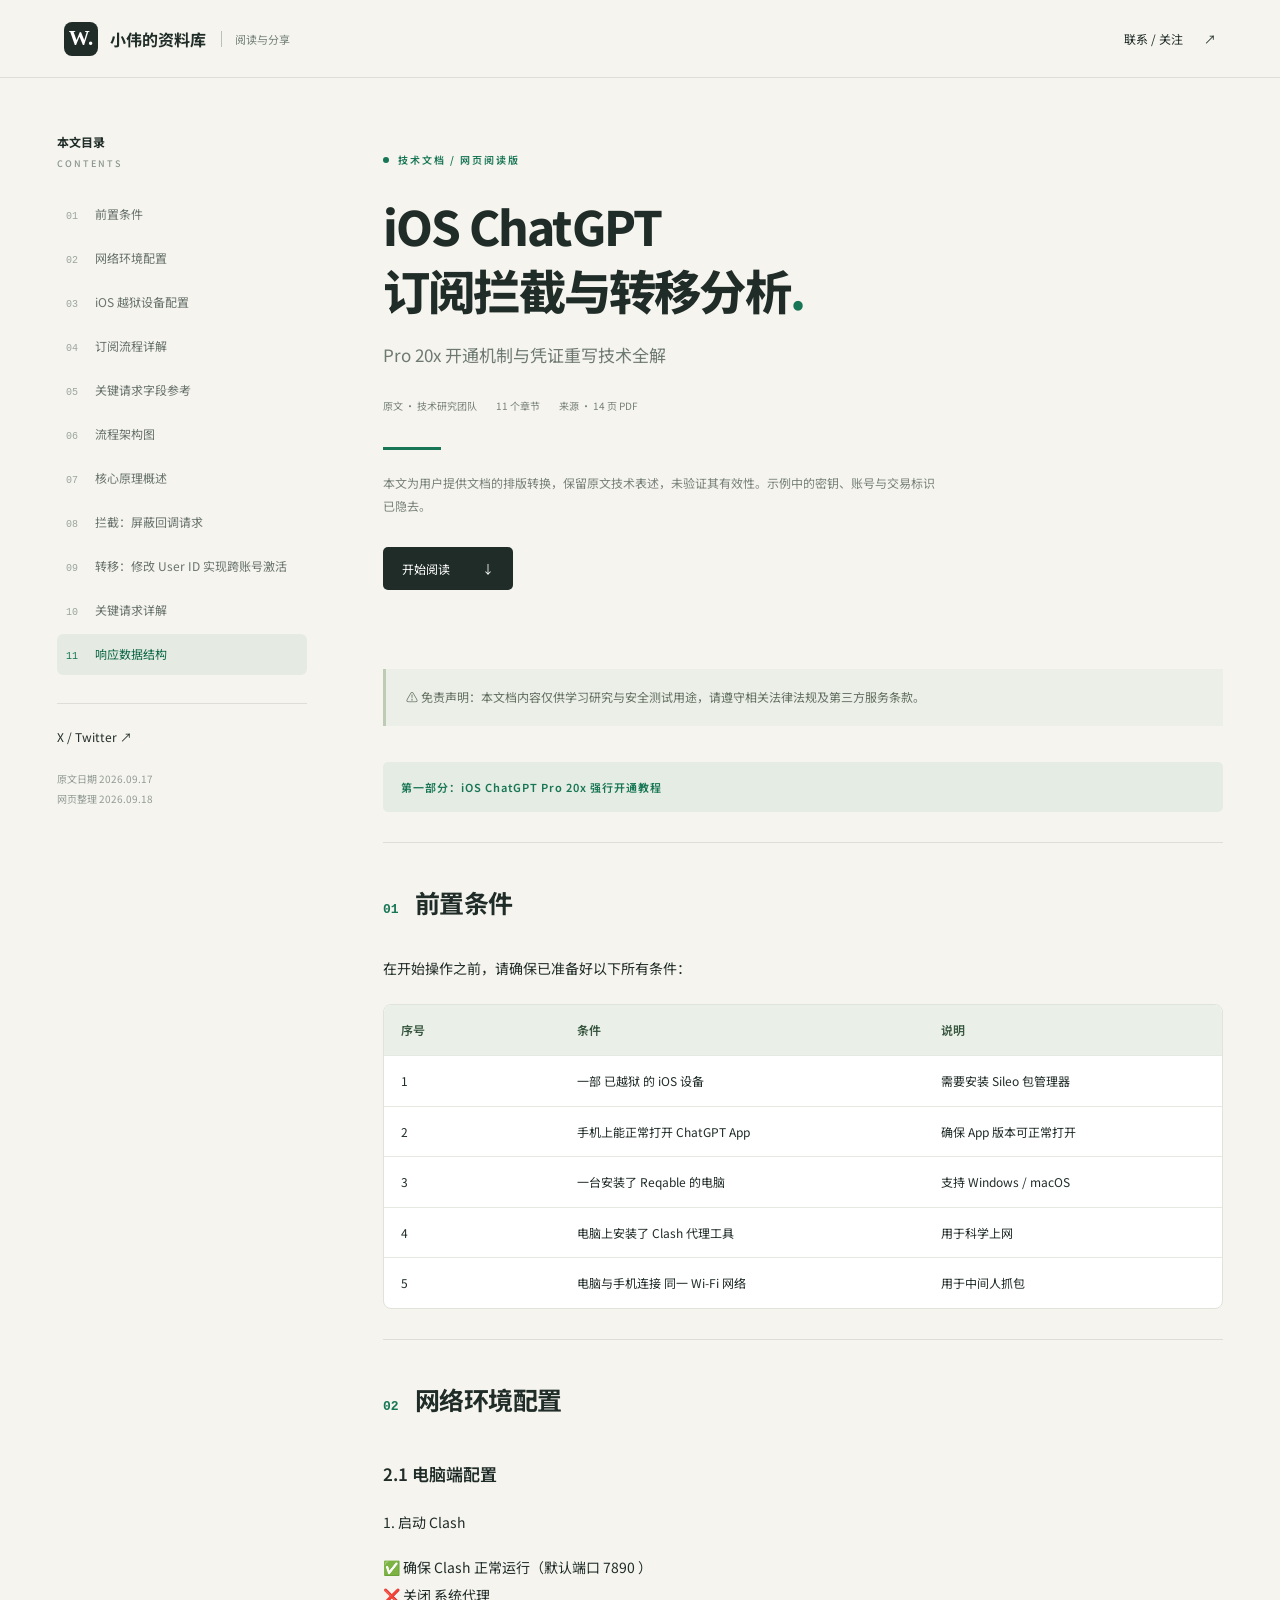
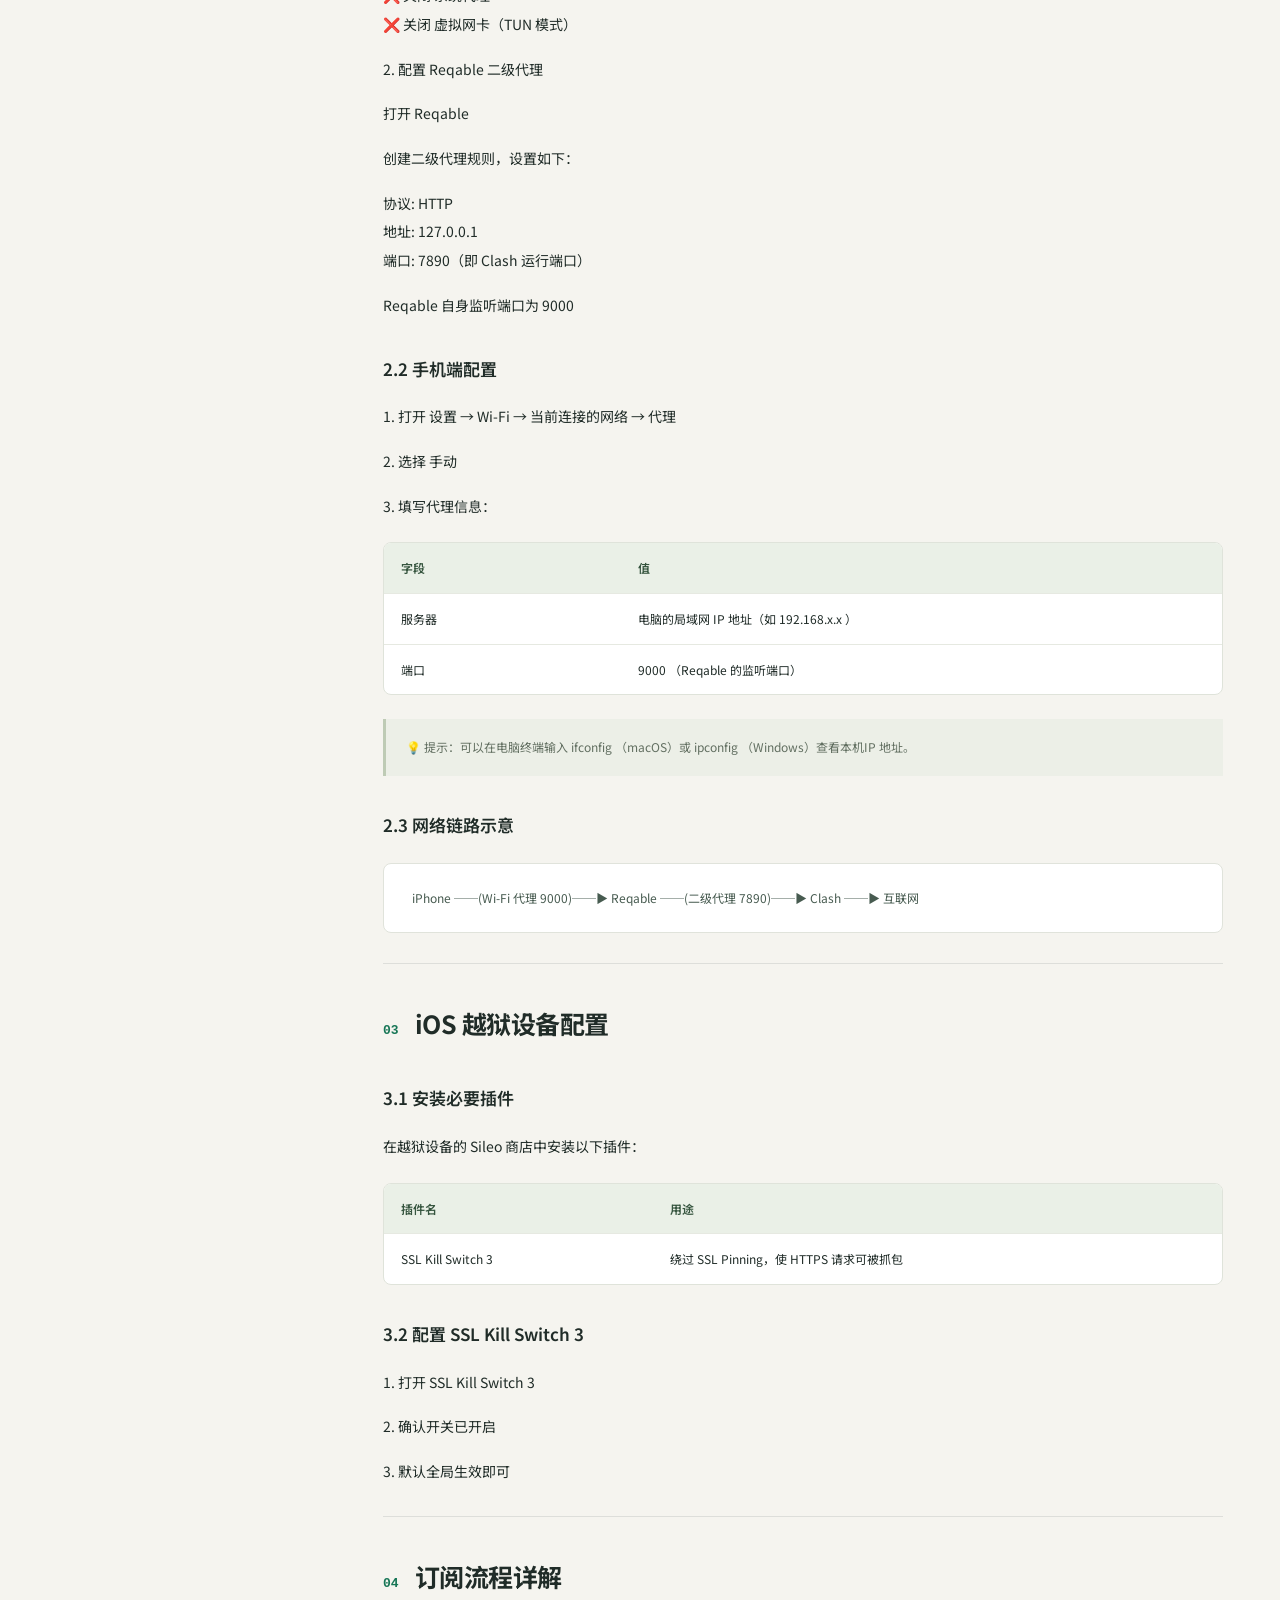
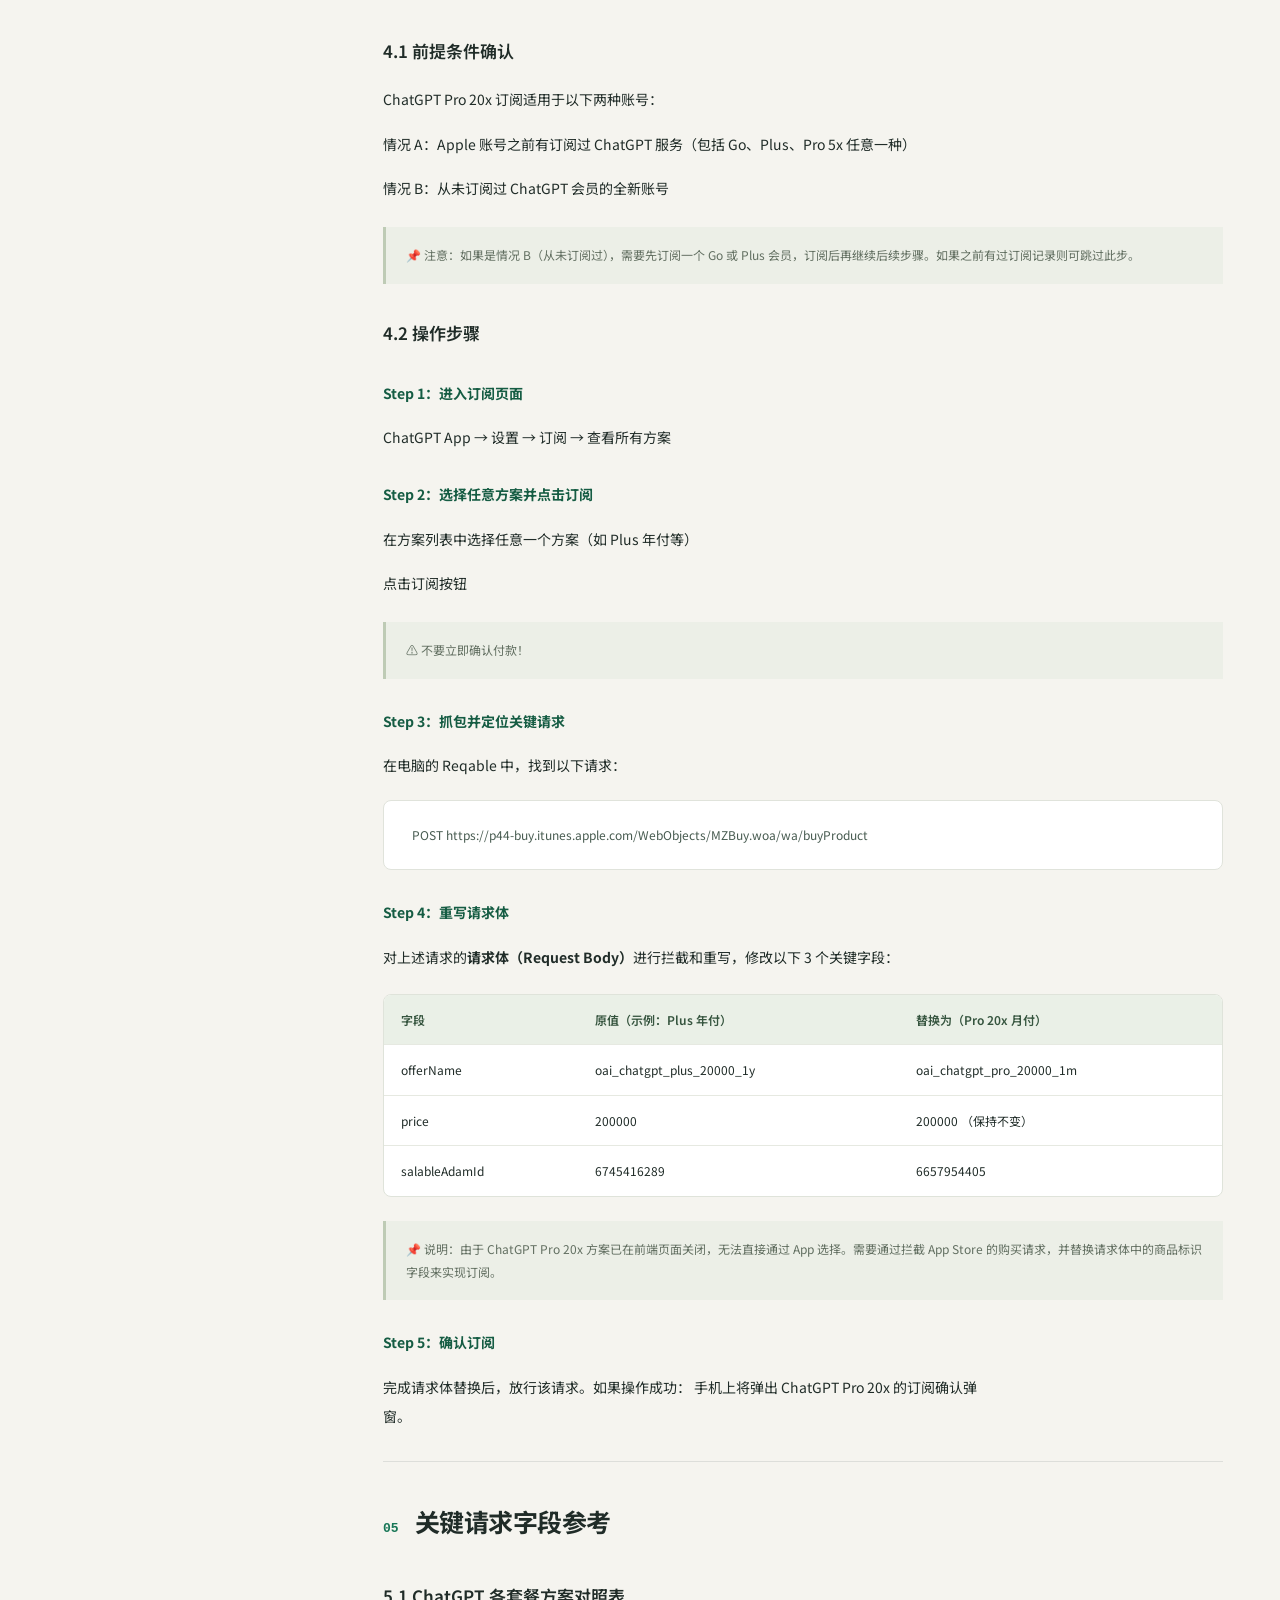
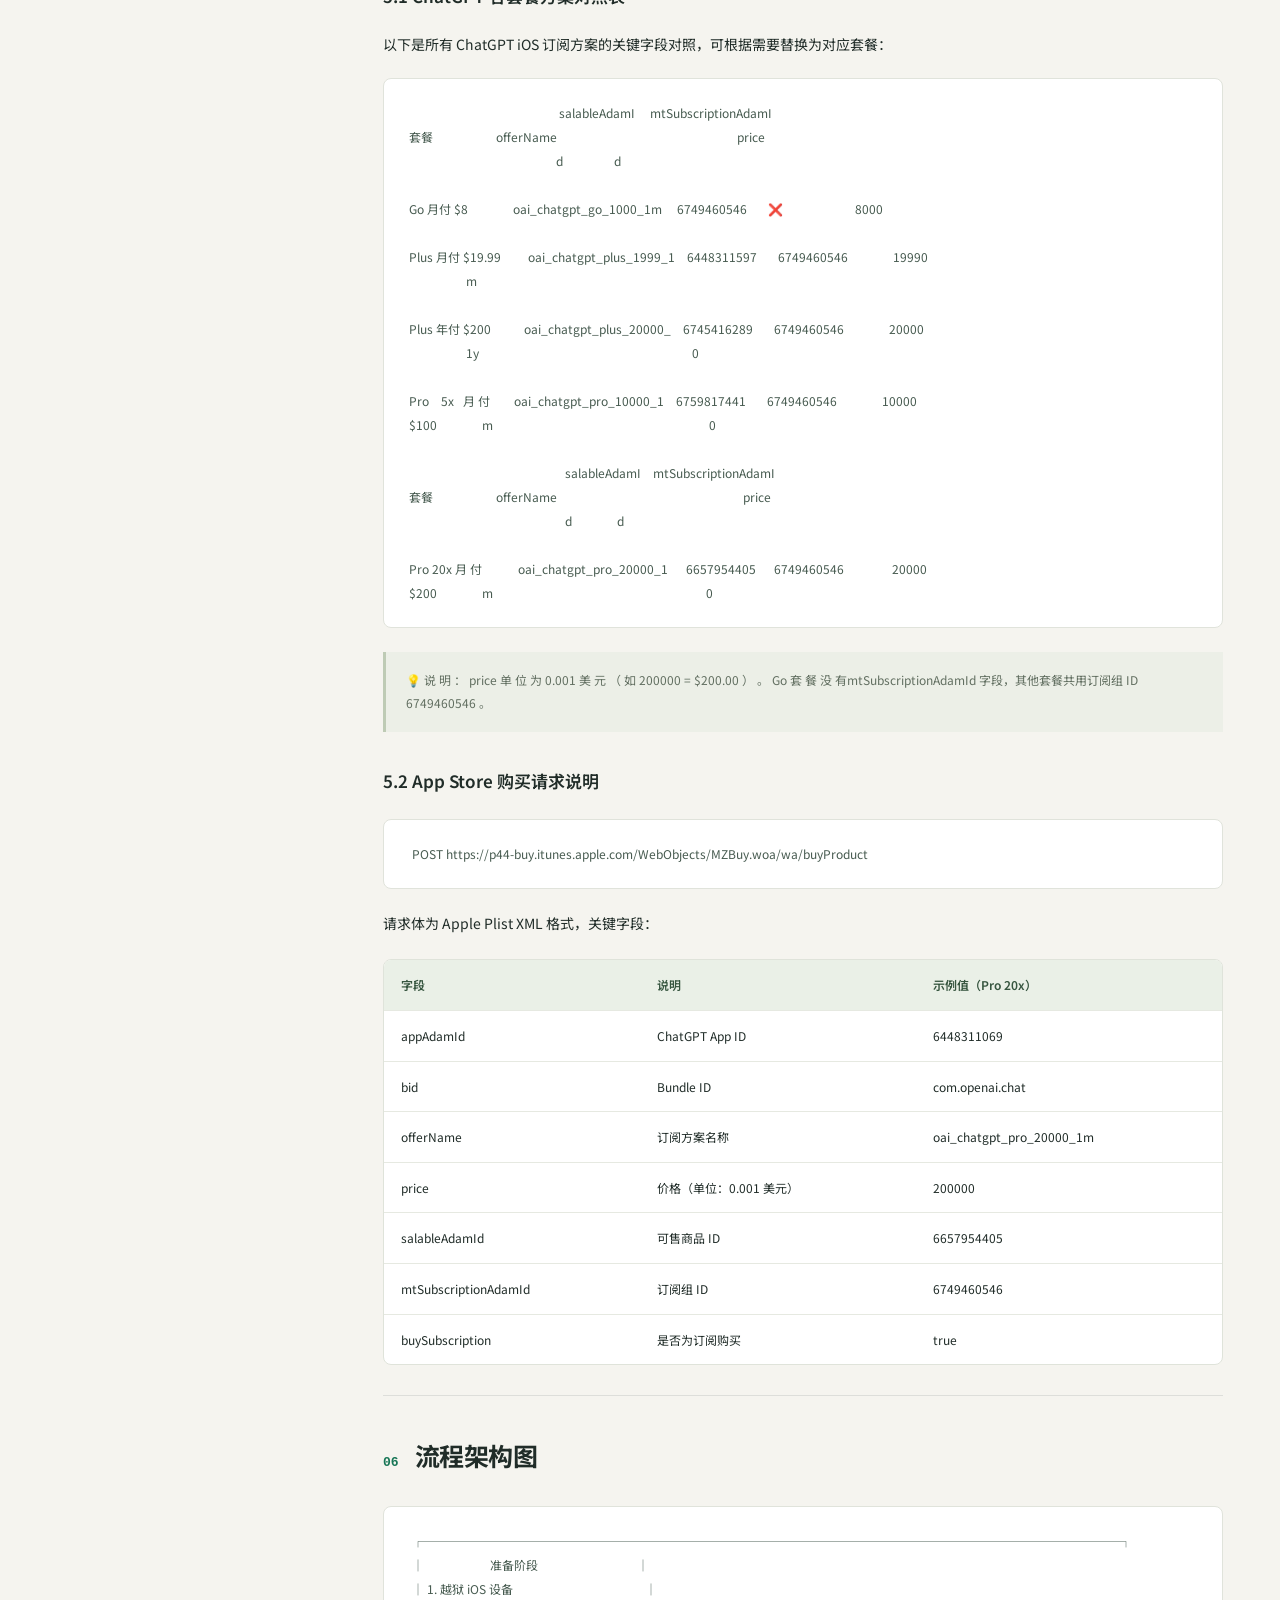
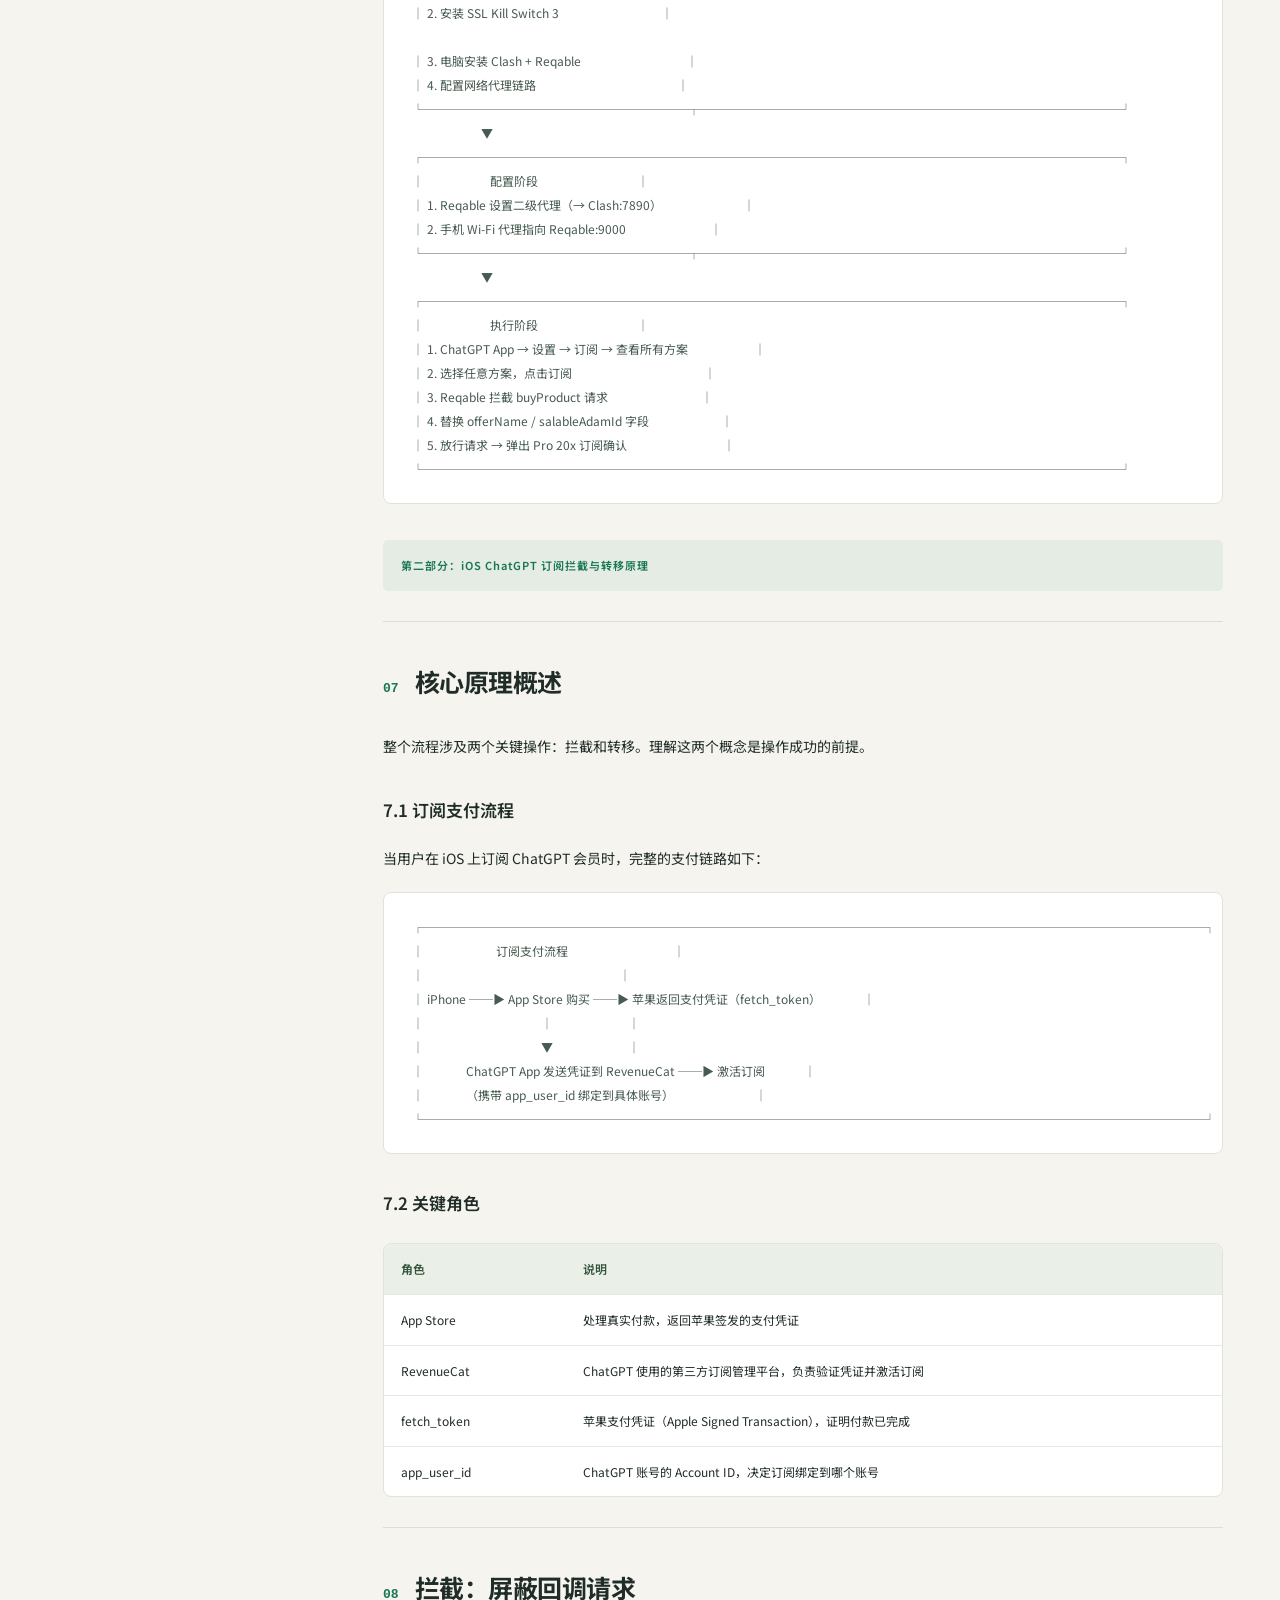
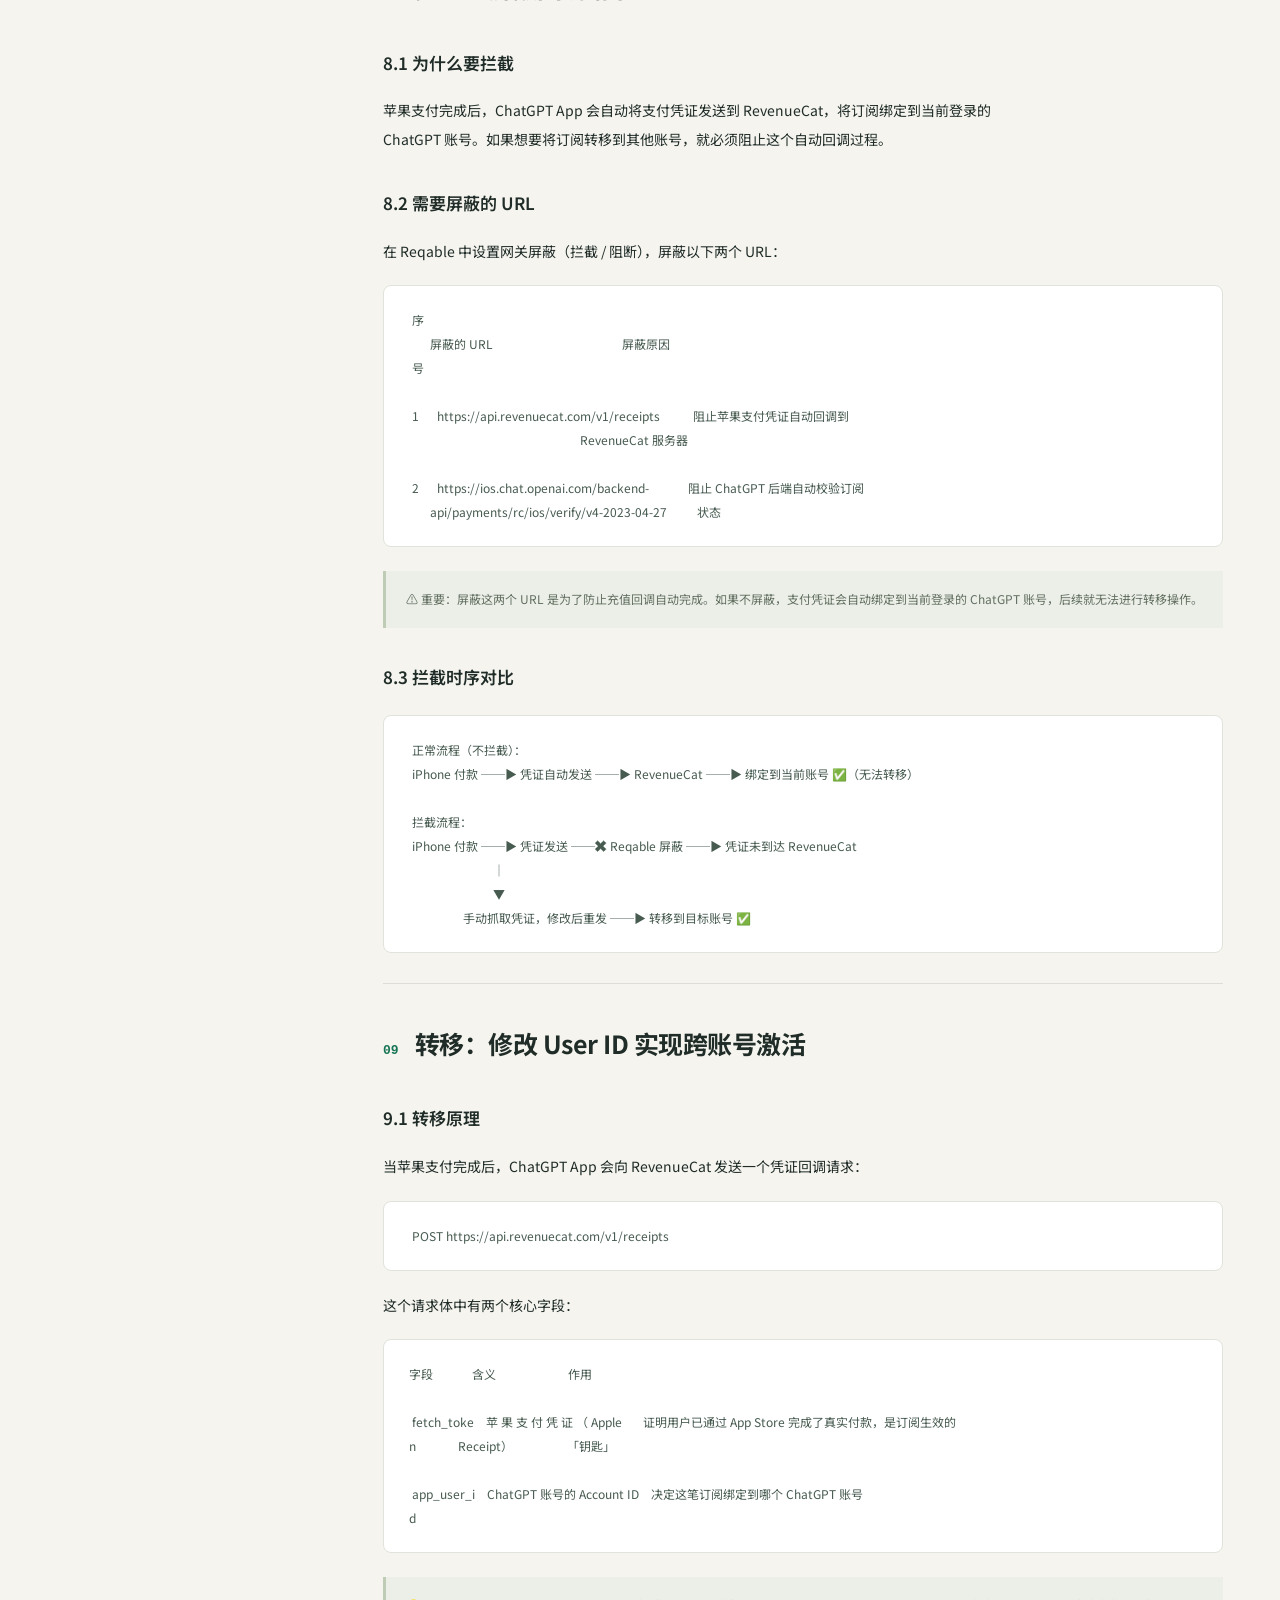
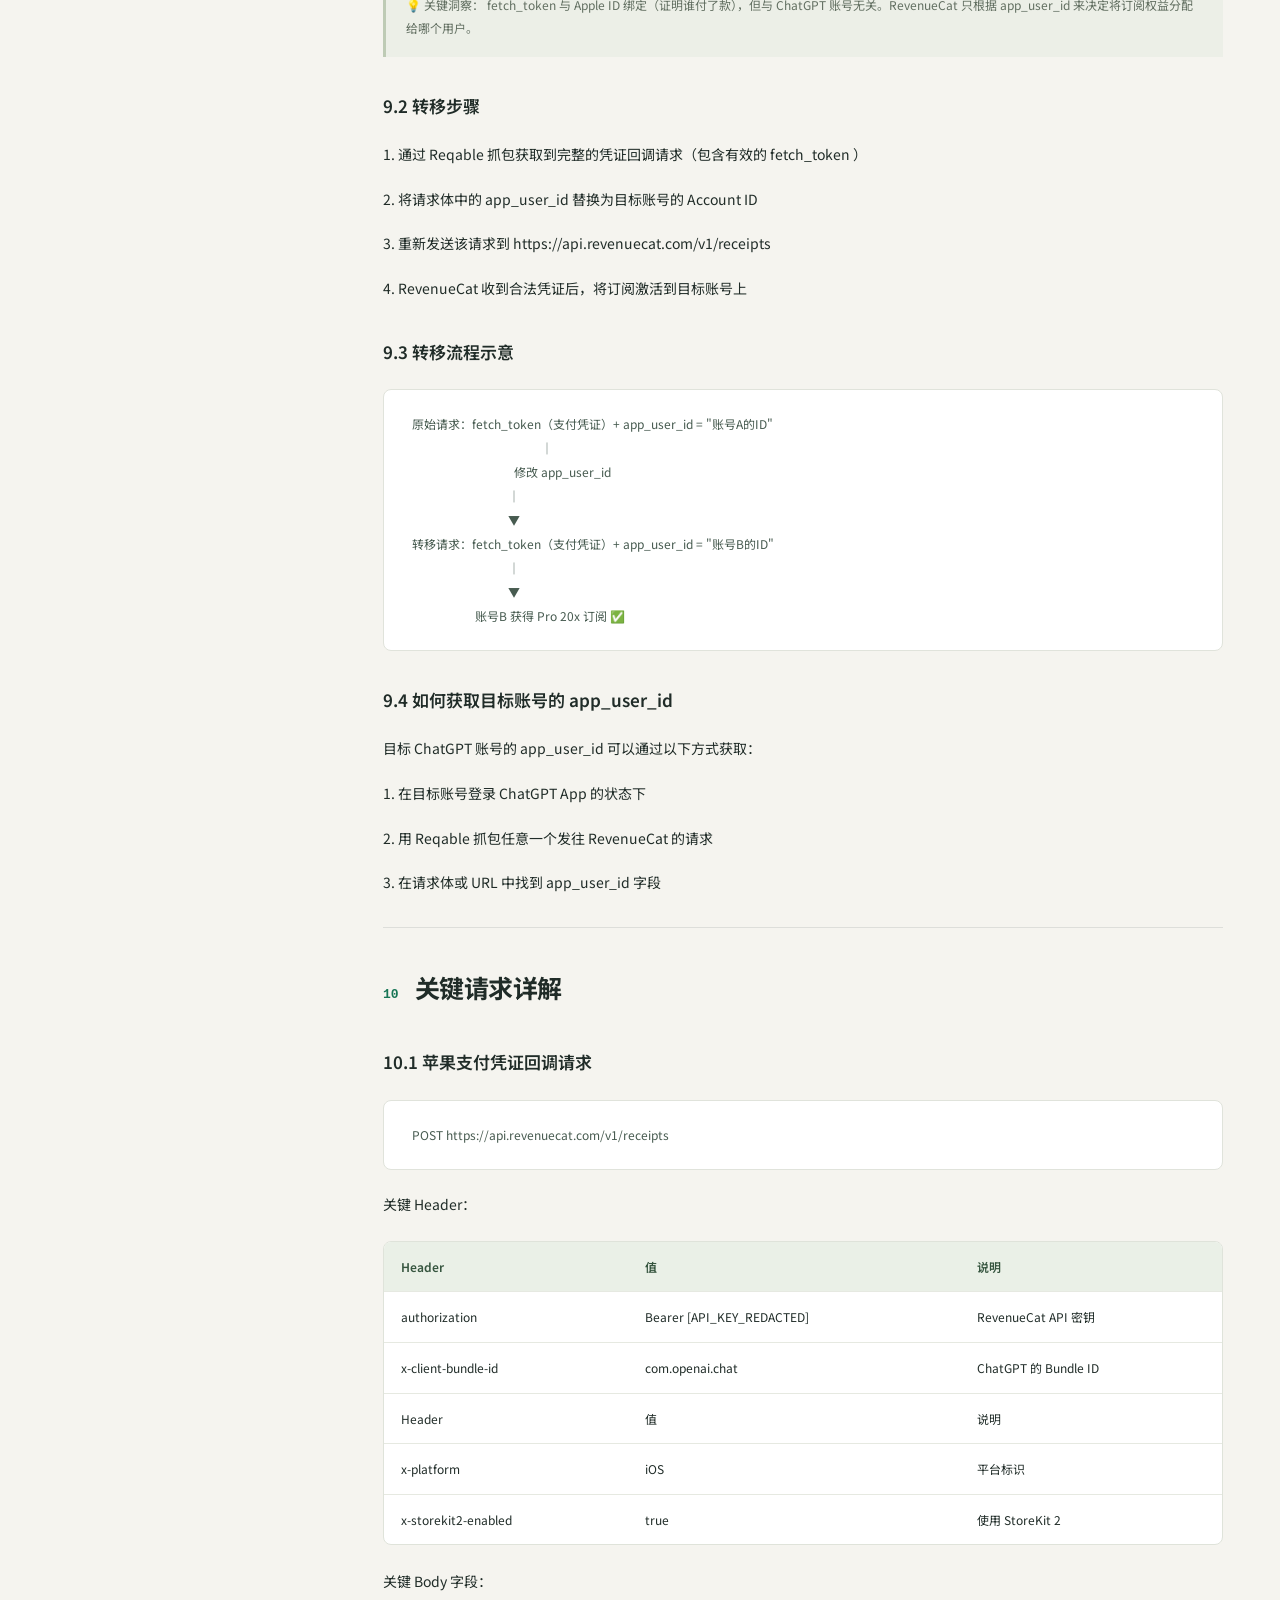
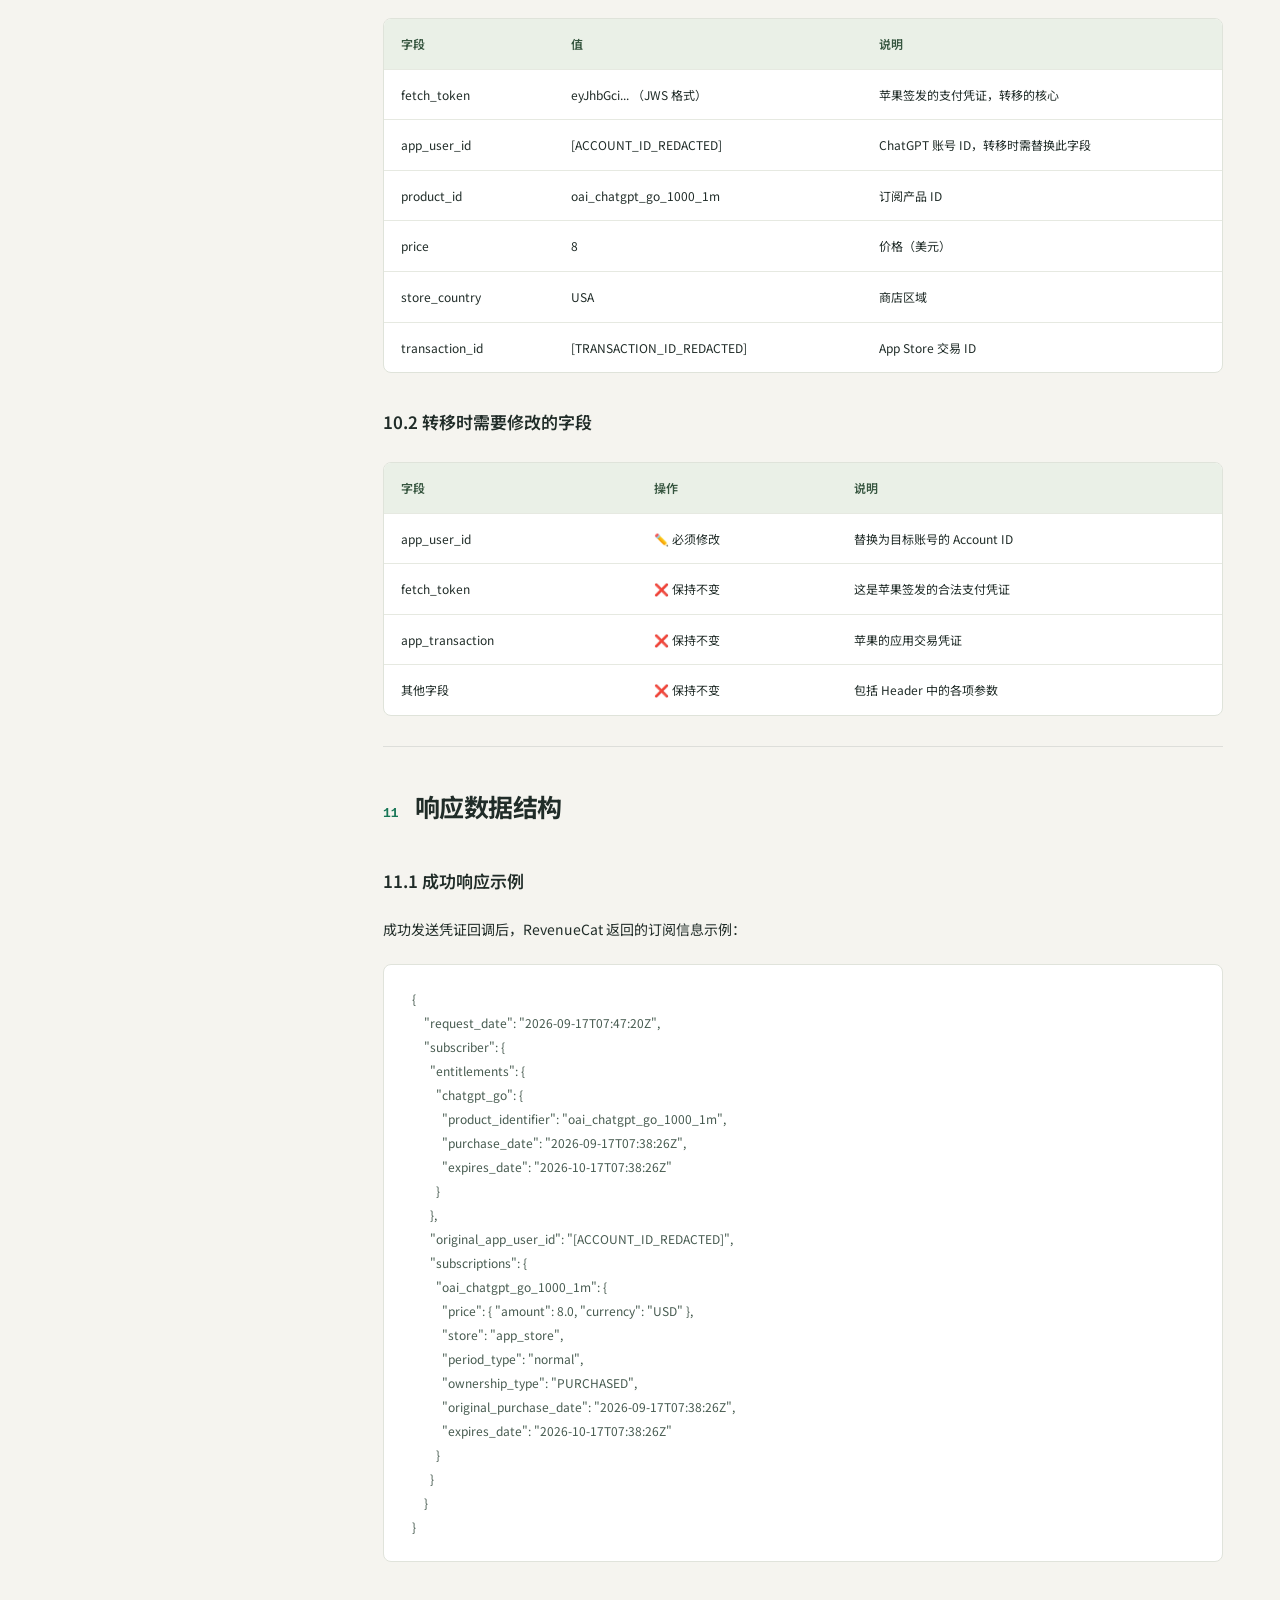
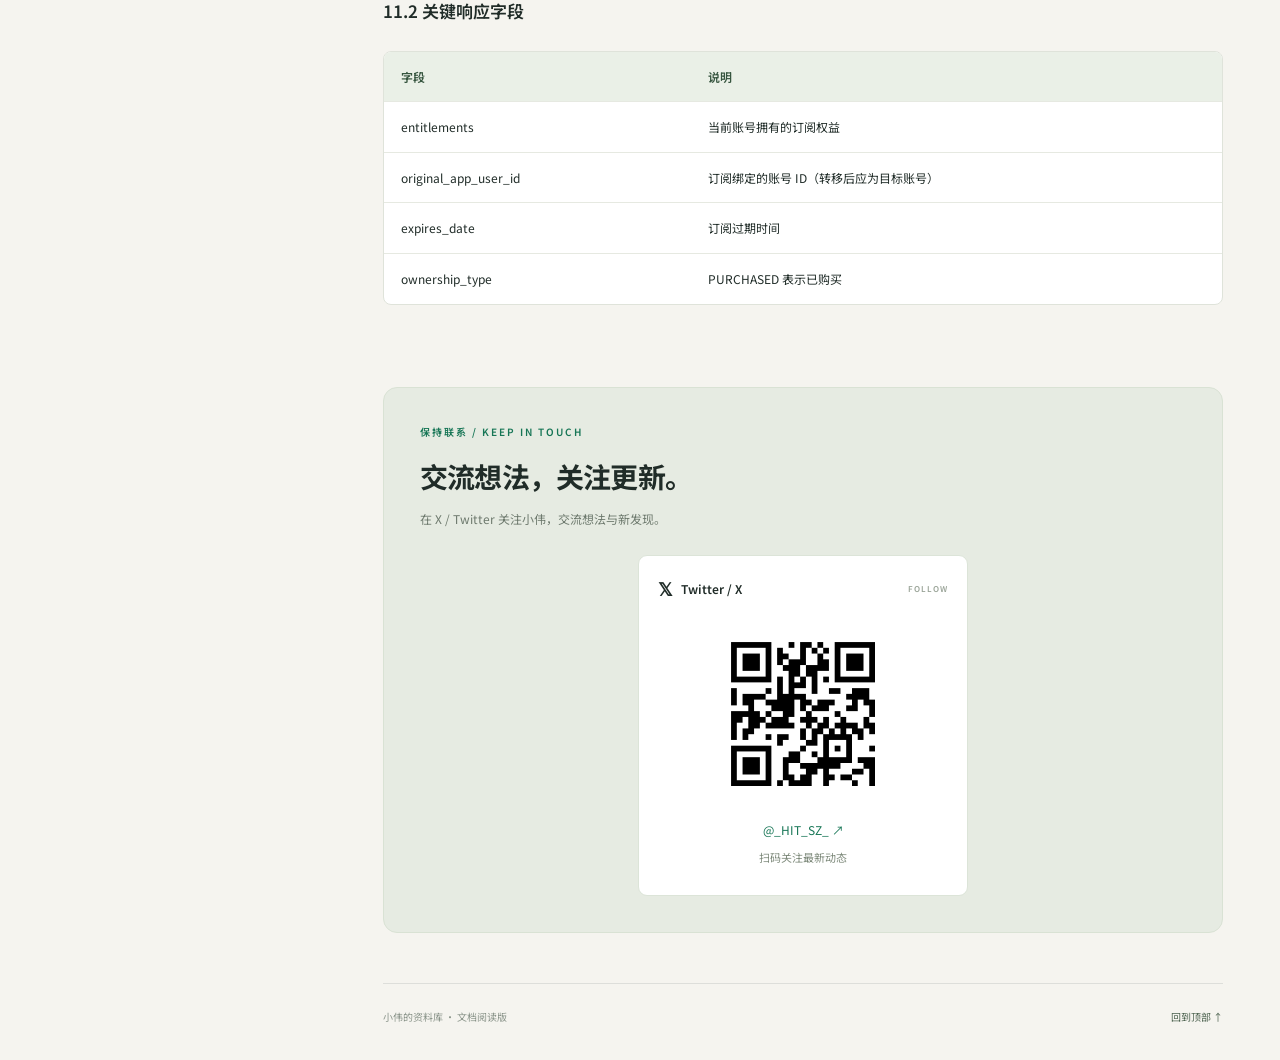
<file: index.html>
<!doctype html>
<html lang="zh-CN">
<head>
<meta charset="utf-8"><meta name="viewport" content="width=device-width,initial-scale=1">
<meta name="theme-color" content="#f5f4ef">
<meta name="description" content="iOS ChatGPT 订阅拦截与转移分析，PDF 网页阅读版。含章节目录与联系入口。">
<title>iOS ChatGPT 订阅拦截与转移分析 · 小伟的资料库</title>
<link rel="stylesheet" href="style.css">
</head>
<body>
<div id="progress" aria-hidden="true"></div>
<header class="topbar"><a class="brand" href="#top"><span class="brand-icon">W.</span>小伟的资料库<span class="brand-sub">阅读与分享</span></a><a class="contact-link" href="#contact">联系 / 关注 <span>↗</span></a></header>
<div class="layout" id="top">
<aside class="sidebar"><div class="sidebar-title">本文目录 <span>CONTENTS</span></div><nav aria-label="章节目录"><a href="#section-1"><span>01</span>前置条件</a>
<a href="#section-2"><span>02</span>网络环境配置</a>
<a href="#section-3"><span>03</span>iOS 越狱设备配置</a>
<a href="#section-4"><span>04</span>订阅流程详解</a>
<a href="#section-5"><span>05</span>关键请求字段参考</a>
<a href="#section-6"><span>06</span>流程架构图</a>
<a href="#section-7"><span>07</span>核心原理概述</a>
<a href="#section-8"><span>08</span>拦截：屏蔽回调请求</a>
<a href="#section-9"><span>09</span>转移：修改 User ID 实现跨账号激活</a>
<a href="#section-10"><span>10</span>关键请求详解</a>
<a href="#section-11"><span>11</span>响应数据结构</a></nav><a class="side-contact" href="#contact">X / Twitter ↗</a><div class="sidebar-foot">原文日期 2026.09.17<br>网页整理 2026.09.18</div></aside>
<main>
<section class="hero"><div class="eyebrow"><span></span>技术文档 / 网页阅读版</div><h1>iOS ChatGPT<br>订阅拦截与转移分析<span class="period">.</span></h1><p class="subtitle">Pro 20x 开通机制与凭证重写技术全解</p><div class="meta"><span>原文 · 技术研究团队</span><span>11 个章节</span><span>来源 · 14 页 PDF</span></div><div class="hero-line"></div><p class="edition">本文为用户提供文档的排版转换，保留原文技术表述，未验证其有效性。示例中的密钥、账号与交易标识已隐去。</p><a class="start" href="#section-1">开始阅读 <span>↓</span></a></section>
<details class="mobile-toc"><summary>浏览全部章节 <span>＋</span></summary><nav aria-label="移动端目录"><a href="#section-1"><span>01</span>前置条件</a>
<a href="#section-2"><span>02</span>网络环境配置</a>
<a href="#section-3"><span>03</span>iOS 越狱设备配置</a>
<a href="#section-4"><span>04</span>订阅流程详解</a>
<a href="#section-5"><span>05</span>关键请求字段参考</a>
<a href="#section-6"><span>06</span>流程架构图</a>
<a href="#section-7"><span>07</span>核心原理概述</a>
<a href="#section-8"><span>08</span>拦截：屏蔽回调请求</a>
<a href="#section-9"><span>09</span>转移：修改 User ID 实现跨账号激活</a>
<a href="#section-10"><span>10</span>关键请求详解</a>
<a href="#section-11"><span>11</span>响应数据结构</a></nav></details>
<article><aside class="note">⚠️ 免责声明：本文档内容仅供学习研究与安全测试用途，请遵守相关法律法规及第三方服务条款。</aside>
<div class="part">第一部分：iOS ChatGPT Pro 20x 强行开通教程</div>
<h2 id="section-1"><span>01</span>前置条件</h2>
<p>在开始操作之前，请确保已准备好以下所有条件：</p>
<div class="table-scroll" tabindex="0"><table><thead><tr><th>序号</th><th>条件</th><th>说明</th></tr></thead><tbody><tr><td>1</td><td>一部 已越狱 的 iOS 设备</td><td>需要安装 Sileo 包管理器</td></tr><tr><td>2</td><td>手机上能正常打开 ChatGPT App</td><td>确保 App 版本可正常打开</td></tr><tr><td>3</td><td>一台安装了 Reqable 的电脑</td><td>支持 Windows / macOS</td></tr><tr><td>4</td><td>电脑上安装了 Clash 代理工具</td><td>用于科学上网</td></tr><tr><td>5</td><td>电脑与手机连接 同一 Wi-Fi 网络</td><td>用于中间人抓包</td></tr></tbody></table></div>
<h2 id="section-2"><span>02</span>网络环境配置</h2>
<h3>2.1 电脑端配置</h3>
<p>1. 启动 Clash</p>
<p>✅ 确保 Clash 正常运行（默认端口 7890 ）<br>         ❌ 关闭 系统代理<br>         ❌ 关闭 虚拟网卡（TUN 模式）</p>
<p>2. 配置 Reqable 二级代理</p>
<p>打开 Reqable</p>
<p>创建二级代理规则，设置如下：</p>
<p>协议: HTTP<br>           地址: 127.0.0.1<br>           端口: 7890（即 Clash 运行端口）</p>
<p>Reqable 自身监听端口为 9000</p>
<h3>2.2 手机端配置</h3>
<p>1. 打开 设置 → Wi-Fi → 当前连接的网络 → 代理</p>
<p>2. 选择 手动</p>
<p>3. 填写代理信息：</p>
<div class="table-scroll" tabindex="0"><table><thead><tr><th>字段</th><th>值</th></tr></thead><tbody><tr><td>服务器</td><td>电脑的局域网 IP 地址（如 192.168.x.x ）</td></tr><tr><td>端口</td><td>9000 （Reqable 的监听端口）</td></tr></tbody></table></div>
<aside class="note">💡 提示：可以在电脑终端输入 ifconfig （macOS）或 ipconfig （Windows）查看本机IP 地址。</aside>
<h3>2.3 网络链路示意</h3>
<div class="source-block" tabindex="0" role="region" aria-label="原文表格或示意"><pre>  iPhone ──(Wi-Fi 代理 9000)──▶ Reqable ──(二级代理 7890)──▶ Clash ──▶ 互联网</pre></div>
<h2 id="section-3"><span>03</span>iOS 越狱设备配置</h2>
<h3>3.1 安装必要插件</h3>
<p>在越狱设备的 Sileo 商店中安装以下插件：</p>
<div class="table-scroll" tabindex="0"><table><thead><tr><th>插件名</th><th>用途</th></tr></thead><tbody><tr><td>SSL Kill Switch 3</td><td>绕过 SSL Pinning，使 HTTPS 请求可被抓包</td></tr></tbody></table></div>
<h3>3.2 配置 SSL Kill Switch 3</h3>
<p>1. 打开 SSL Kill Switch 3</p>
<p>2. 确认开关已开启</p>
<p>3. 默认全局生效即可</p>
<h2 id="section-4"><span>04</span>订阅流程详解</h2>
<h3>4.1 前提条件确认</h3>
<p>ChatGPT Pro 20x 订阅适用于以下两种账号：</p>
<p>情况 A：Apple 账号之前有订阅过 ChatGPT 服务（包括 Go、Plus、Pro 5x 任意一种）</p>
<p>情况 B：从未订阅过 ChatGPT 会员的全新账号</p>
<aside class="note">📌 注意：如果是情况 B（从未订阅过），需要先订阅一个 Go 或 Plus 会员，订阅后再继续后续步骤。如果之前有过订阅记录则可跳过此步。</aside>
<h3>4.2 操作步骤</h3>
<h4>Step 1：进入订阅页面</h4>
<p>ChatGPT App → 设置 → 订阅 → 查看所有方案</p>
<h4>Step 2：选择任意方案并点击订阅</h4>
<p>在方案列表中选择任意一个方案（如 Plus 年付等）</p>
<p>点击订阅按钮</p>
<aside class="note">⚠️ 不要立即确认付款！</aside>
<h4>Step 3：抓包并定位关键请求</h4>
<p>在电脑的 Reqable 中，找到以下请求：</p>
<div class="source-block" tabindex="0" role="region" aria-label="原文表格或示意"><pre>  POST https://p44-buy.itunes.apple.com/WebObjects/MZBuy.woa/wa/buyProduct</pre></div>
<h4>Step 4：重写请求体</h4>
<p>对上述请求的<strong>请求体（Request Body）</strong>进行拦截和重写，修改以下 3 个关键字段：</p>
<div class="table-scroll" tabindex="0"><table><thead><tr><th>字段</th><th>原值（示例：Plus 年付）</th><th>替换为（Pro 20x 月付）</th></tr></thead><tbody><tr><td>offerName</td><td>oai_chatgpt_plus_20000_1y</td><td>oai_chatgpt_pro_20000_1m</td></tr><tr><td>price</td><td>200000</td><td>200000 （保持不变）</td></tr><tr><td>salableAdamId</td><td>6745416289</td><td>6657954405</td></tr></tbody></table></div>
<aside class="note">📌 说明：由于 ChatGPT Pro 20x 方案已在前端页面关闭，无法直接通过 App 选择。需要通过拦截 App Store 的购买请求，并替换请求体中的商品标识字段来实现订阅。</aside>
<h4>Step 5：确认订阅</h4>
<p>完成请求体替换后，放行该请求。如果操作成功： 手机上将弹出 ChatGPT Pro 20x 的订阅确认弹<br>窗。</p>
<h2 id="section-5"><span>05</span>关键请求字段参考</h2>
<h3>5.1 ChatGPT 各套餐方案对照表</h3>
<p>以下是所有 ChatGPT iOS 订阅方案的关键字段对照，可根据需要替换为对应套餐：</p>
<div class="source-block" tabindex="0" role="region" aria-label="原文表格或示意"><pre>                                                   salableAdamI     mtSubscriptionAdamI
 套餐                     offerName                                                            price
                                                  d                 d

 Go 月付 $8               oai_chatgpt_go_1000_1m     6749460546       ❌                        8000

 Plus 月付 $19.99         oai_chatgpt_plus_1999_1    6448311597       6749460546               19990
                    m

 Plus 年付 $200           oai_chatgpt_plus_20000_    6745416289       6749460546               20000
                    1y                                                                       0

 Pro    5x   月 付        oai_chatgpt_pro_10000_1    6759817441       6749460546               10000
 $100               m                                                                        0

                                                     salableAdamI    mtSubscriptionAdamI
 套餐                     offerName                                                              price
                                                     d               d

 Pro 20x 月 付            oai_chatgpt_pro_20000_1      6657954405      6749460546                20000
 $200               m                                                                       0</pre></div>
<aside class="note">💡 说 明 ： price            单 位 为 0.001 美 元 （ 如           200000 = $200.00 ） 。 Go 套 餐 没 有mtSubscriptionAdamId 字段，其他套餐共用订阅组 ID 6749460546 。</aside>
<h3>5.2 App Store 购买请求说明</h3>
<div class="source-block" tabindex="0" role="region" aria-label="原文表格或示意"><pre>  POST https://p44-buy.itunes.apple.com/WebObjects/MZBuy.woa/wa/buyProduct</pre></div>
<p>请求体为 Apple Plist XML 格式，关键字段：</p>
<div class="table-scroll" tabindex="0"><table><thead><tr><th>字段</th><th>说明</th><th>示例值（Pro 20x）</th></tr></thead><tbody><tr><td>appAdamId</td><td>ChatGPT App ID</td><td>6448311069</td></tr><tr><td>bid</td><td>Bundle ID</td><td>com.openai.chat</td></tr><tr><td>offerName</td><td>订阅方案名称</td><td>oai_chatgpt_pro_20000_1m</td></tr><tr><td>price</td><td>价格（单位：0.001 美元）</td><td>200000</td></tr><tr><td>salableAdamId</td><td>可售商品 ID</td><td>6657954405</td></tr><tr><td>mtSubscriptionAdamId</td><td>订阅组 ID</td><td>6749460546</td></tr><tr><td>buySubscription</td><td>是否为订阅购买</td><td>true</td></tr></tbody></table></div>
<h2 id="section-6"><span>06</span>流程架构图</h2>
<div class="source-block" tabindex="0" role="region" aria-label="原文表格或示意"><pre>  ┌──────────────────────────────────────────────────────────┐
  │                      准备阶段                                 │
  │ 1. 越狱 iOS 设备                                            │
  │ 2. 安装 SSL Kill Switch 3                                  │

  │ 3. 电脑安装 Clash + Reqable                                   │
  │ 4. 配置网络代理链路                                               │
  └──────────────────────┬───────────────────────────────────┘
                         ▼
  ┌──────────────────────────────────────────────────────────┐
  │                      配置阶段                                 │
  │ 1. Reqable 设置二级代理（→ Clash:7890）                           │
  │ 2. 手机 Wi-Fi 代理指向 Reqable:9000                            │
  └──────────────────────┬───────────────────────────────────┘
                         ▼
  ┌──────────────────────────────────────────────────────────┐
  │                      执行阶段                                 │
  │ 1. ChatGPT App → 设置 → 订阅 → 查看所有方案                      │
  │ 2. 选择任意方案，点击订阅                                            │
  │ 3. Reqable 拦截 buyProduct 请求                               │
  │ 4. 替换 offerName / salableAdamId 字段                        │
  │ 5. 放行请求 → 弹出 Pro 20x 订阅确认                                │
  └──────────────────────────────────────────────────────────┘</pre></div>
<div class="part">第二部分：iOS ChatGPT 订阅拦截与转移原理</div>
<h2 id="section-7"><span>07</span>核心原理概述</h2>
<p>整个流程涉及两个关键操作：拦截和转移。理解这两个概念是操作成功的前提。</p>
<h3>7.1 订阅支付流程</h3>
<p>当用户在 iOS 上订阅 ChatGPT 会员时，完整的支付链路如下：</p>
<div class="source-block" tabindex="0" role="region" aria-label="原文表格或示意"><pre>  ┌─────────────────────────────────────────────────────────────────┐
  │                        订阅支付流程                                   │
  │                                                                 │
  │ iPhone ──▶ App Store 购买 ──▶ 苹果返回支付凭证（fetch_token）              │
  │                                       │                         │
  │                                       ▼                         │
  │              ChatGPT App 发送凭证到 RevenueCat ──▶ 激活订阅             │
  │              （携带 app_user_id 绑定到具体账号）                           │
  └─────────────────────────────────────────────────────────────────┘</pre></div>
<h3>7.2 关键角色</h3>
<div class="table-scroll" tabindex="0"><table><thead><tr><th>角色</th><th>说明</th></tr></thead><tbody><tr><td>App Store</td><td>处理真实付款，返回苹果签发的支付凭证</td></tr><tr><td>RevenueCat</td><td>ChatGPT 使用的第三方订阅管理平台，负责验证凭证并激活订阅</td></tr><tr><td>fetch_token</td><td>苹果支付凭证（Apple Signed Transaction），证明付款已完成</td></tr><tr><td>app_user_id</td><td>ChatGPT 账号的 Account ID，决定订阅绑定到哪个账号</td></tr></tbody></table></div>
<h2 id="section-8"><span>08</span>拦截：屏蔽回调请求</h2>
<h3>8.1 为什么要拦截</h3>
<p>苹果支付完成后，ChatGPT App 会自动将支付凭证发送到 RevenueCat，将订阅绑定到当前登录的<br>ChatGPT 账号。如果想要将订阅转移到其他账号，就必须阻止这个自动回调过程。</p>
<h3>8.2 需要屏蔽的 URL</h3>
<p>在 Reqable 中设置网关屏蔽（拦截 / 阻断），屏蔽以下两个 URL：</p>
<div class="source-block" tabindex="0" role="region" aria-label="原文表格或示意"><pre>  序
        屏蔽的 URL                                           屏蔽原因
  号

  1      https://api.revenuecat.com/v1/receipts           阻止苹果支付凭证自动回调到
                                                          RevenueCat 服务器

  2      https://ios.chat.openai.com/backend-             阻止 ChatGPT 后端自动校验订阅
        api/payments/rc/ios/verify/v4-2023-04-27          状态</pre></div>
<aside class="note">⚠️ 重要：屏蔽这两个 URL 是为了防止充值回调自动完成。如果不屏蔽，支付凭证会自动绑定到当前登录的 ChatGPT 账号，后续就无法进行转移操作。</aside>
<h3>8.3 拦截时序对比</h3>
<div class="source-block" tabindex="0" role="region" aria-label="原文表格或示意"><pre>  正常流程（不拦截）：
  iPhone 付款 ──▶ 凭证自动发送 ──▶ RevenueCat ──▶ 绑定到当前账号 ✅（无法转移）

  拦截流程：
  iPhone 付款 ──▶ 凭证发送 ──✖ Reqable 屏蔽 ──▶ 凭证未到达 RevenueCat
                             │
                             ▼
                   手动抓取凭证，修改后重发 ──▶ 转移到目标账号 ✅</pre></div>
<h2 id="section-9"><span>09</span>转移：修改 User ID 实现跨账号激活</h2>
<h3>9.1 转移原理</h3>
<p>当苹果支付完成后，ChatGPT App 会向 RevenueCat 发送一个凭证回调请求：</p>
<div class="source-block" tabindex="0" role="region" aria-label="原文表格或示意"><pre>  POST https://api.revenuecat.com/v1/receipts</pre></div>
<p>这个请求体中有两个核心字段：</p>
<div class="source-block" tabindex="0" role="region" aria-label="原文表格或示意"><pre> 字段             含义                        作用

  fetch_toke    苹 果 支 付 凭 证 （ Apple       证明用户已通过 App Store 完成了真实付款，是订阅生效的
 n              Receipt）                  「钥匙」

  app_user_i    ChatGPT 账号的 Account ID    决定这笔订阅绑定到哪个 ChatGPT 账号
 d</pre></div>
<aside class="note">💡 关键洞察： fetch_token 与 Apple ID 绑定（证明谁付了款），但与 ChatGPT 账号无关。RevenueCat 只根据 app_user_id 来决定将订阅权益分配给哪个用户。</aside>
<h3>9.2 转移步骤</h3>
<p>1. 通过 Reqable 抓包获取到完整的凭证回调请求（包含有效的 fetch_token ）</p>
<p>2. 将请求体中的 app_user_id 替换为目标账号的 Account ID</p>
<p>3. 重新发送该请求到 https://api.revenuecat.com/v1/receipts</p>
<p>4. RevenueCat 收到合法凭证后，将订阅激活到目标账号上</p>
<h3>9.3 转移流程示意</h3>
<div class="source-block" tabindex="0" role="region" aria-label="原文表格或示意"><pre>  原始请求：fetch_token（支付凭证）+ app_user_id = &quot;账号A的ID&quot;
                                             │
                                    修改 app_user_id
                                  │
                                  ▼
  转移请求：fetch_token（支付凭证）+ app_user_id = &quot;账号B的ID&quot;
                                  │
                                  ▼
                       账号B 获得 Pro 20x 订阅 ✅</pre></div>
<h3>9.4 如何获取目标账号的 app_user_id</h3>
<p>目标 ChatGPT 账号的 app_user_id 可以通过以下方式获取：</p>
<p>1. 在目标账号登录 ChatGPT App 的状态下</p>
<p>2. 用 Reqable 抓包任意一个发往 RevenueCat 的请求</p>
<p>3. 在请求体或 URL 中找到 app_user_id 字段</p>
<h2 id="section-10"><span>10</span>关键请求详解</h2>
<h3>10.1 苹果支付凭证回调请求</h3>
<div class="source-block" tabindex="0" role="region" aria-label="原文表格或示意"><pre>  POST https://api.revenuecat.com/v1/receipts</pre></div>
<p>关键 Header：</p>
<div class="table-scroll" tabindex="0"><table><thead><tr><th>Header</th><th>值</th><th>说明</th></tr></thead><tbody><tr><td>authorization</td><td>Bearer [API_KEY_REDACTED]</td><td>RevenueCat API 密钥</td></tr><tr><td>x-client-bundle-id</td><td>com.openai.chat</td><td>ChatGPT 的 Bundle ID</td></tr><tr><td>Header</td><td>值</td><td>说明</td></tr><tr><td>x-platform</td><td>iOS</td><td>平台标识</td></tr><tr><td>x-storekit2-enabled</td><td>true</td><td>使用 StoreKit 2</td></tr></tbody></table></div>
<p>关键 Body 字段：</p>
<div class="table-scroll" tabindex="0"><table><thead><tr><th>字段</th><th>值</th><th>说明</th></tr></thead><tbody><tr><td>fetch_token</td><td>eyJhbGci... （JWS 格式）</td><td>苹果签发的支付凭证，转移的核心</td></tr><tr><td>app_user_id</td><td>[ACCOUNT_ID_REDACTED]</td><td>ChatGPT 账号 ID，转移时需替换此字段</td></tr><tr><td>product_id</td><td>oai_chatgpt_go_1000_1m</td><td>订阅产品 ID</td></tr><tr><td>price</td><td>8</td><td>价格（美元）</td></tr><tr><td>store_country</td><td>USA</td><td>商店区域</td></tr><tr><td>transaction_id</td><td>[TRANSACTION_ID_REDACTED]</td><td>App Store 交易 ID</td></tr></tbody></table></div>
<h3>10.2 转移时需要修改的字段</h3>
<div class="table-scroll" tabindex="0"><table><thead><tr><th>字段</th><th>操作</th><th>说明</th></tr></thead><tbody><tr><td>app_user_id</td><td>✏️ 必须修改</td><td>替换为目标账号的 Account ID</td></tr><tr><td>fetch_token</td><td>❌ 保持不变</td><td>这是苹果签发的合法支付凭证</td></tr><tr><td>app_transaction</td><td>❌ 保持不变</td><td>苹果的应用交易凭证</td></tr><tr><td>其他字段</td><td>❌ 保持不变</td><td>包括 Header 中的各项参数</td></tr></tbody></table></div>
<h2 id="section-11"><span>11</span>响应数据结构</h2>
<h3>11.1 成功响应示例</h3>
<p>成功发送凭证回调后，RevenueCat 返回的订阅信息示例：</p>
<div class="source-block" tabindex="0" role="region" aria-label="原文表格或示意"><pre>  {
      &quot;request_date&quot;: &quot;2026-09-17T07:47:20Z&quot;,
      &quot;subscriber&quot;: {
        &quot;entitlements&quot;: {
          &quot;chatgpt_go&quot;: {
            &quot;product_identifier&quot;: &quot;oai_chatgpt_go_1000_1m&quot;,
            &quot;purchase_date&quot;: &quot;2026-09-17T07:38:26Z&quot;,
            &quot;expires_date&quot;: &quot;2026-10-17T07:38:26Z&quot;
          }
        },
        &quot;original_app_user_id&quot;: &quot;[ACCOUNT_ID_REDACTED]&quot;,
        &quot;subscriptions&quot;: {
          &quot;oai_chatgpt_go_1000_1m&quot;: {
            &quot;price&quot;: { &quot;amount&quot;: 8.0, &quot;currency&quot;: &quot;USD&quot; },
            &quot;store&quot;: &quot;app_store&quot;,
            &quot;period_type&quot;: &quot;normal&quot;,
            &quot;ownership_type&quot;: &quot;PURCHASED&quot;,
            &quot;original_purchase_date&quot;: &quot;2026-09-17T07:38:26Z&quot;,
            &quot;expires_date&quot;: &quot;2026-10-17T07:38:26Z&quot;
          }
        }
      }
  }</pre></div>
<h3>11.2 关键响应字段</h3>
<div class="table-scroll" tabindex="0"><table><thead><tr><th>字段</th><th>说明</th></tr></thead><tbody><tr><td>entitlements</td><td>当前账号拥有的订阅权益</td></tr><tr><td>original_app_user_id</td><td>订阅绑定的账号 ID（转移后应为目标账号）</td></tr><tr><td>expires_date</td><td>订阅过期时间</td></tr><tr><td>ownership_type</td><td>PURCHASED 表示已购买</td></tr></tbody></table></div></article>
<section class="contact" id="contact"><div class="eyebrow">保持联系 / KEEP IN TOUCH</div><h2>交流想法，关注更新。</h2><p>在 X / Twitter 关注小伟，交流想法与新发现。</p><div class="qr-grid"><div class="qr-card"><div class="qr-label"><span class="x-mark">𝕏</span>Twitter / X<span>FOLLOW</span></div><img src="assets/twitter.png" alt="小伟 X / Twitter 主页二维码" width="240" height="240" loading="lazy"><a href="https://x.com/_HIT_SZ_" target="_blank" rel="noopener noreferrer">@_HIT_SZ_ ↗</a><p>扫码关注最新动态</p></div></div></section>
<footer><span>小伟的资料库 · 文档阅读版</span><a href="#top">回到顶部 ↑</a></footer>
</main></div>
<script src="script.js"></script>
</body></html>
</file>
<file: style.css>
@import url('https://fonts.googleapis.com/css2?family=Noto+Sans+SC:wght@400;500;600;700;800&display=swap');
:root{--paper:#f5f4ef;--ink:#202c28;--muted:#738079;--accent:#177656;--line:#dddeda;--white:#fff;scroll-behavior:smooth;scroll-padding-top:96px}
*{box-sizing:border-box}body{margin:0;background:var(--paper);color:var(--ink);font-family:'Noto Sans SC',-apple-system,BlinkMacSystemFont,'PingFang SC','Microsoft YaHei',sans-serif;-webkit-font-smoothing:antialiased}a{color:inherit;text-decoration:none}a:focus-visible,summary:focus-visible,.source-block:focus-visible{outline:3px solid #177656;outline-offset:5px}#progress{position:fixed;top:0;left:0;height:3px;background:var(--accent);width:0;z-index:30}.topbar{height:78px;position:sticky;top:0;z-index:20;display:flex;align-items:center;justify-content:space-between;padding:0 5%;background:rgba(245,244,239,.96);border-bottom:1px solid var(--line);backdrop-filter:blur(12px)}.brand{display:flex;align-items:center;gap:12px;font-size:16px;font-weight:700}.brand-icon{display:grid;place-items:center;width:34px;height:34px;background:var(--ink);color:white;border-radius:8px;font:700 21px Georgia,serif}.brand-sub{font-size:11px;color:var(--muted);font-weight:400;border-left:1px solid #b9c0ba;padding-left:13px;margin-left:3px}.contact-link{font-size:12px}.contact-link span{margin-left:18px}.layout{max-width:1250px;display:grid;grid-template-columns:250px minmax(0,1fr);gap:76px;margin:auto;padding:0 42px}.sidebar{position:sticky;top:115px;height:calc(100vh - 150px);overflow:auto;padding-top:18px}.sidebar-title{font-size:12px;font-weight:700;margin-bottom:24px}.sidebar-title span{display:block;color:#89958d;font-size:9px;font-weight:500;letter-spacing:2px;margin-top:7px}nav{display:flex;flex-direction:column;gap:3px}nav a{display:flex;align-items:baseline;gap:12px;font-size:12px;line-height:1.7;padding:10px 9px;border-radius:6px;color:#69736d;transition:background .2s,color .2s}nav a span{font-size:10px;min-width:17px;font-family:ui-monospace,monospace;color:#9aa69e}nav a:hover,nav a.active{background:#e5ebe3;color:#0d6747}nav a.active span{color:var(--accent)}.side-contact{display:block;border-top:1px solid var(--line);padding-top:24px;margin-top:28px;font-size:12px}.sidebar-foot{font-size:10px;line-height:2;color:#929b95;margin-top:24px}main{min-width:0}.hero{padding:74px 0 55px}.eyebrow{font-size:10px;letter-spacing:2px;color:var(--accent);font-weight:600;display:flex;align-items:center;gap:9px}.eyebrow span{width:6px;height:6px;background:var(--accent);border-radius:50%}h1{font-size:clamp(34px,3.7vw,49px);line-height:1.35;letter-spacing:-1.8px;margin:27px 0 18px;font-weight:800}.period{color:var(--accent)}.subtitle{font-size:17px;line-height:1.8;color:#6e7972;margin:0 0 28px}.meta{display:flex;gap:19px;flex-wrap:wrap;color:#788279;font-size:10px}.hero-line{width:58px;height:3px;background:var(--accent);margin:34px 0 22px}.edition{font-size:12px;color:#788279;line-height:1.9;max-width:560px}.start{display:inline-flex;gap:32px;align-items:center;background:var(--ink);color:#fff;font-size:12px;padding:13px 19px;border-radius:5px;margin-top:17px}.start:hover{background:var(--accent)}.mobile-toc{display:none}article{font-size:14px;line-height:2.05;padding-bottom:40px}article h2{font-size:25px;font-weight:700;letter-spacing:-.5px;padding-top:34px;margin:30px 0 25px;border-top:1px solid var(--line);display:flex;gap:16px;align-items:baseline}article h2 span{color:var(--accent);font-size:13px;font-family:ui-monospace,monospace;letter-spacing:0}article h3{font-size:17px;margin:32px 0 14px;font-weight:600}article h4{font-size:14px;margin:28px 0 14px;color:#155c43}article p{margin:16px 0;overflow-wrap:anywhere}.part{font-size:11px;letter-spacing:1px;color:var(--accent);font-weight:600;background:#e5ece3;padding:14px 18px;border-radius:5px;margin:36px 0 16px}.note{border-left:3px solid #becbb5;background:#ecefe7;padding:17px 20px;margin:24px 0;color:#626f61;font-size:12px;line-height:1.9;overflow-wrap:anywhere}.source-block{border:1px solid #e0e3db;border-radius:8px;background:#fff;overflow:auto;margin:20px 0;max-width:100%}.source-block pre{font:12px/2 ui-monospace,SFMono-Regular,Menlo,Consolas,'Noto Sans SC',monospace;white-space:pre;margin:0;padding:22px;color:#475b50;tab-size:4}.contact{background:#e6ebe2;border:1px solid #d9e2d4;border-radius:14px;padding:36px;margin:20px 0 50px}.contact h2{font-size:28px;letter-spacing:-.8px;margin:17px 0 9px}.contact>p{font-size:12px;color:#6d796d;line-height:1.8}.qr-grid{display:grid;grid-template-columns:1fr 1fr;gap:18px;margin-top:26px}.qr-card{background:#fff;border:1px solid #dce4d8;border-radius:9px;padding:19px;text-align:center}.qr-label{display:flex;align-items:center;gap:8px;text-align:left;font-size:12px;font-weight:600}.qr-label>span:last-child{font-size:8px;color:#9ba599;margin-left:auto;letter-spacing:1px}.dot{width:8px;height:8px;border-radius:50%}.green{background:#20b968}.x-mark{font-size:18px}.qr-card img{width:100%;max-width:190px;height:190px;object-fit:contain;margin:18px auto 5px;display:block}.qr-placeholder{height:180px;display:grid;place-items:center;font-size:12px;color:#919b8c;background:#f7f8f4;margin-top:18px}.qr-card p{font-size:11px;color:#7d897a}.qr-card a{display:block;color:#177656;font-size:12px;margin:12px 0 0}.qr-card a:hover{text-decoration:underline}footer{display:flex;justify-content:space-between;gap:16px;padding:25px 0 36px;border-top:1px solid var(--line);font-size:10px;color:#8a948a}footer a{color:#4b614e}
@media(min-width:1450px){.layout{max-width:1310px;gap:95px}.hero{padding-top:90px}}
@media(max-width:950px){.layout{grid-template-columns:190px minmax(0,1fr);gap:32px;padding:0 25px}.brand-sub{display:none}h1{font-size:35px}.sidebar nav a{font-size:11px}.contact{padding:25px}.qr-grid{gap:10px}.qr-card{padding:12px}}
@media(max-width:700px){.topbar{height:64px;padding:0 20px}.brand{font-size:13px;gap:9px}.brand-icon{width:29px;height:29px;font-size:18px}.contact-link{font-size:11px}.contact-link span{margin-left:8px}.layout{display:block;padding:0 22px}.sidebar{display:none}.hero{padding:45px 0 30px}h1{font-size:33px;letter-spacing:-1.4px;margin-top:22px}.subtitle{font-size:14px}.meta{font-size:9px;gap:11px}.edition{font-size:11px}.mobile-toc{display:block;border:1px solid var(--line);border-radius:8px;padding:14px 16px;margin-bottom:27px}summary{cursor:pointer;font-size:12px;list-style:none}summary span{float:right}summary::-webkit-details-marker{display:none}.mobile-toc nav{padding-top:13px}article{font-size:14px}article h2{font-size:22px;gap:12px;margin-top:25px}article h3{font-size:16px}.source-block pre{font-size:11px;padding:16px}.note{padding:15px;font-size:11px}.contact{padding:24px 18px}.contact h2{font-size:24px}.qr-grid{grid-template-columns:1fr;gap:15px}.qr-card{padding:20px}.qr-card img{height:auto;max-height:240px;max-width:240px}.qr-placeholder{height:220px}.qr-label{font-size:13px}footer{font-size:9px}.part{font-size:10px;letter-spacing:0}}
@media(prefers-reduced-motion:reduce){:root{scroll-behavior:auto}*{transition:none!important}}
@media print{.topbar,.sidebar,.mobile-toc,.start,#progress{display:none}.layout{display:block;padding:0}body{background:white}.hero{padding-top:0}.source-block{overflow:visible}.source-block pre{white-space:pre-wrap;overflow-wrap:anywhere}.contact{break-inside:avoid}h2,h3,h4{break-after:avoid}a{color:inherit}.qr-grid{grid-template-columns:1fr 1fr}}
.table-scroll{overflow:auto;border:1px solid #dfe3da;border-radius:8px;background:#fff;margin:22px 0}.table-scroll:focus-visible{outline:3px solid var(--accent);outline-offset:4px}table{border-collapse:collapse;width:100%;font-size:12px;line-height:1.8;text-align:left}th{background:#eaf0e7;color:#36553f;font-weight:600}th,td{padding:14px 17px;border-bottom:1px solid #e6e9e1;vertical-align:top}td{min-width:100px}tr:last-child td{border-bottom:0}.qr-card:only-child{grid-column:1/-1;max-width:330px;width:100%;margin:auto}
</file>
